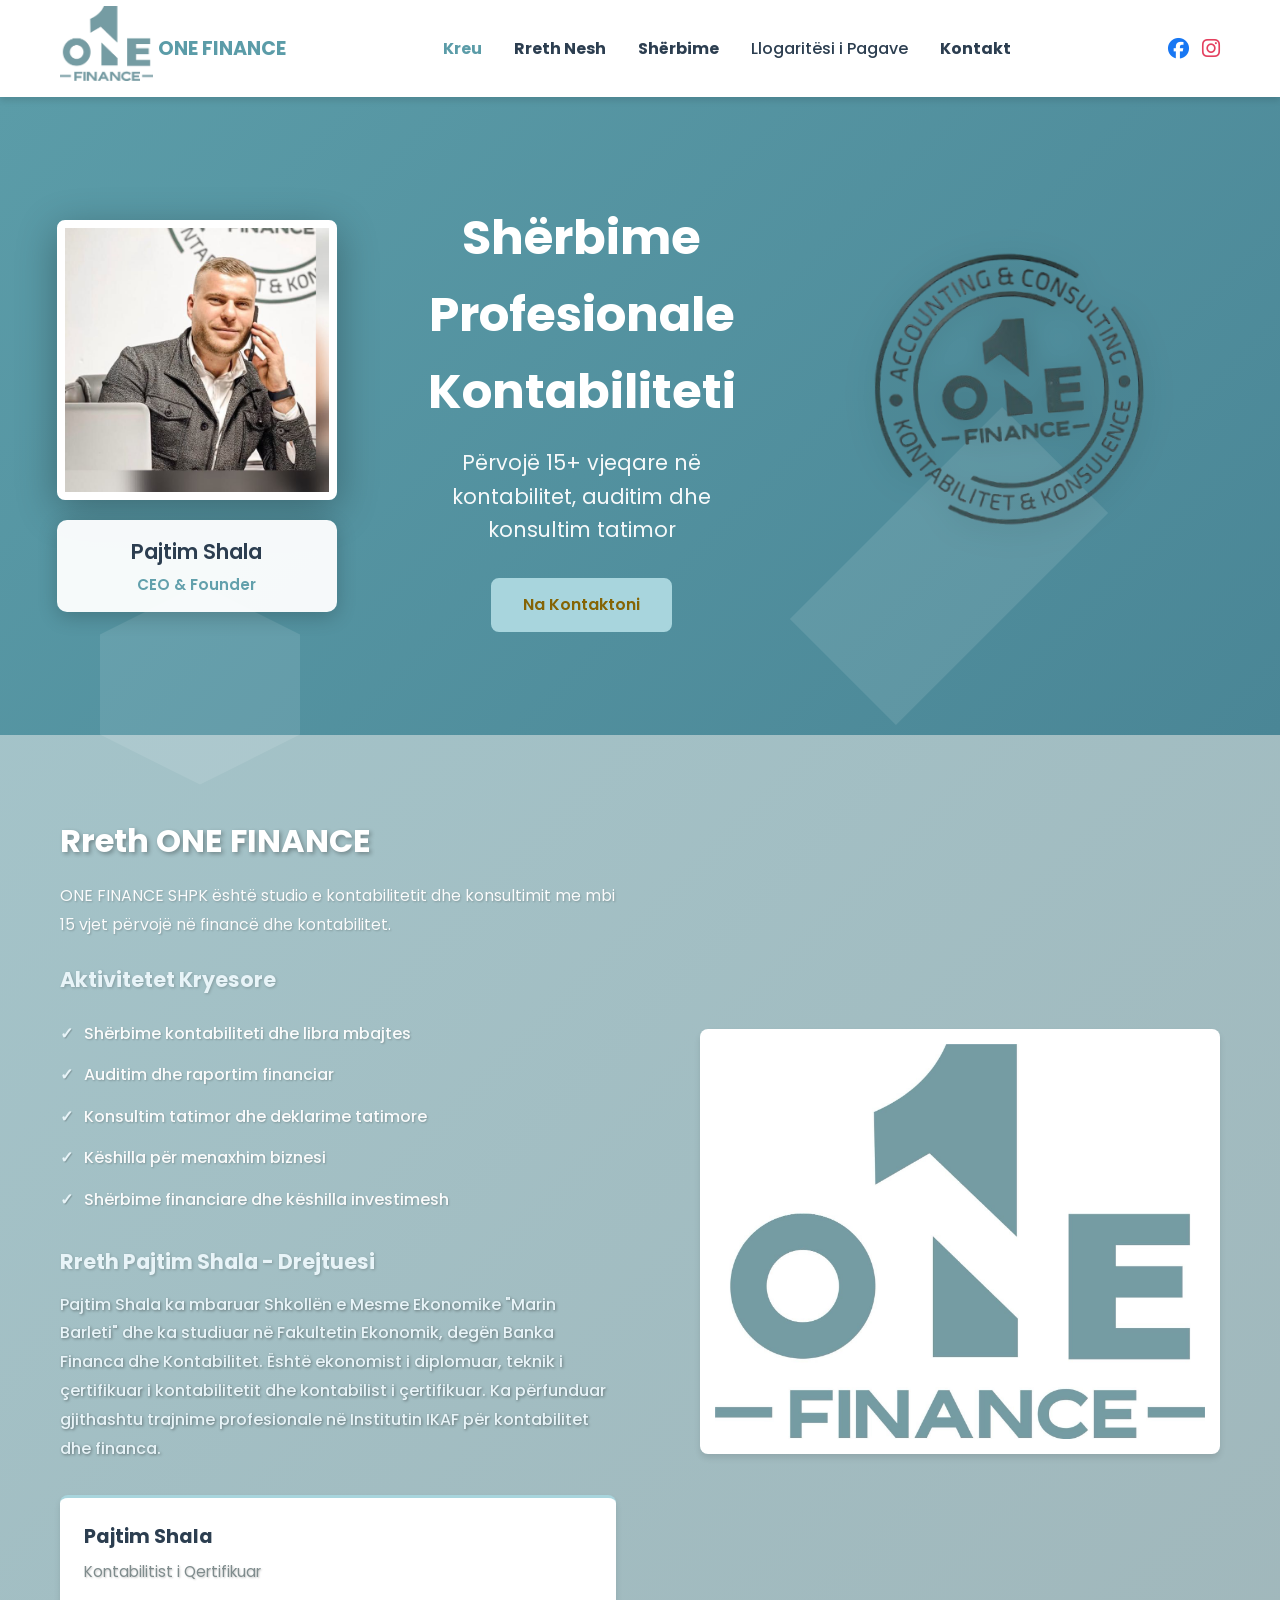
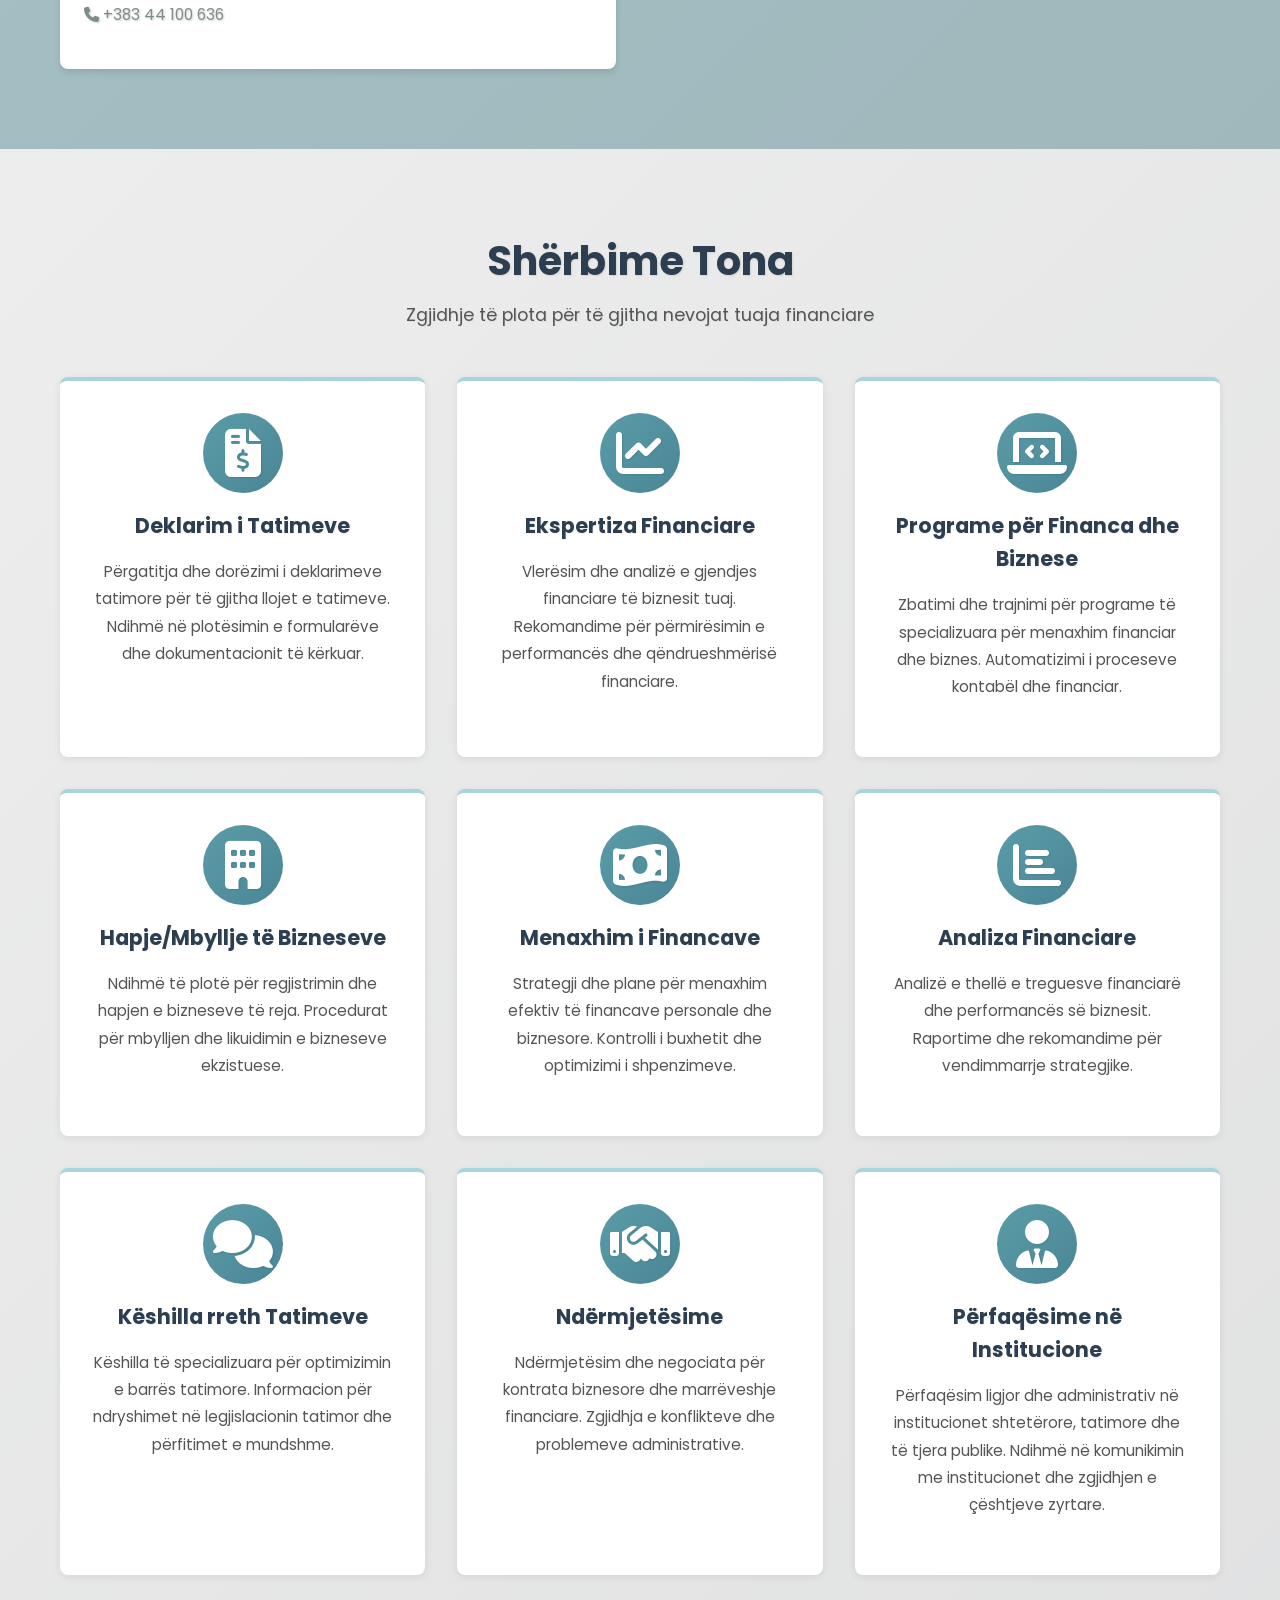
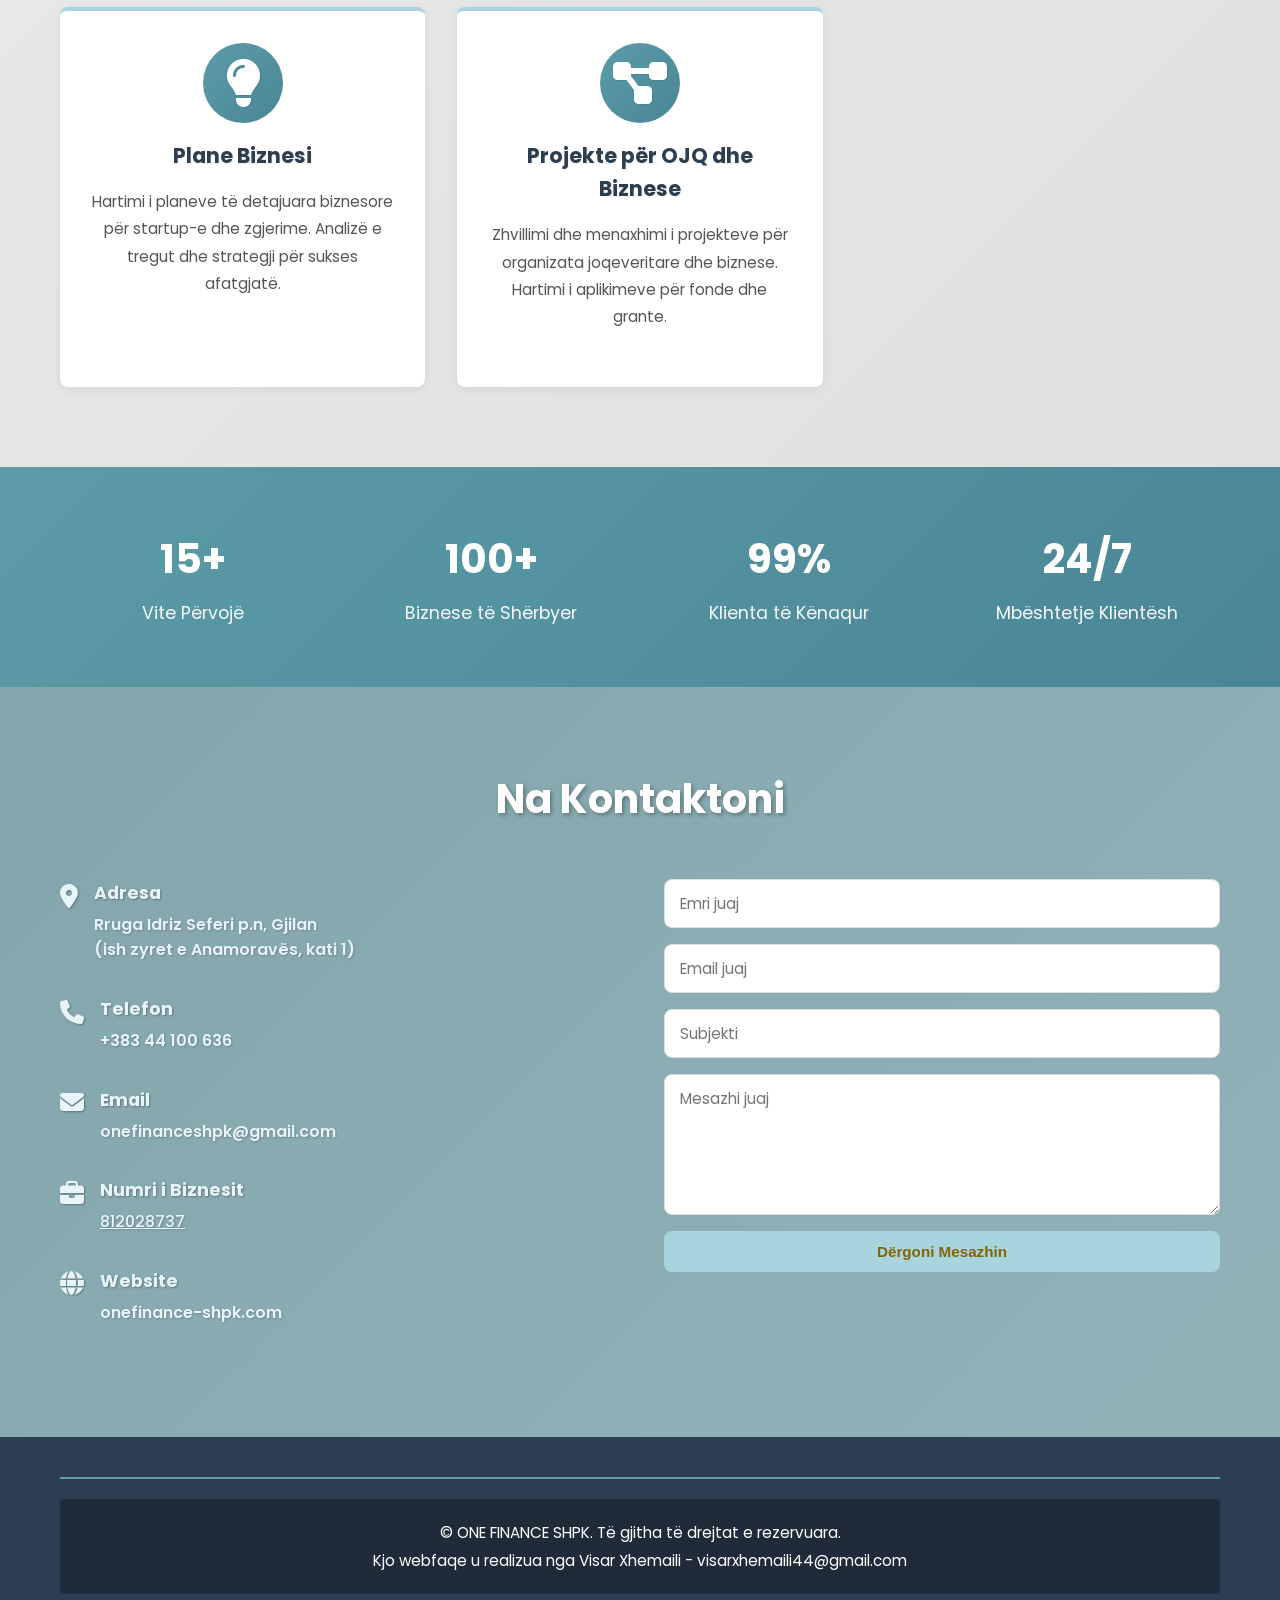
<file: index.html>
<!DOCTYPE html>
<html lang="sq">
<head>
    <meta charset="UTF-8">
    <meta name="viewport" content="width=device-width, initial-scale=1.0">
    <title>ONE FINANCE - Shërbime Kontabiliteti dhe Konsultimi Tatimor</title>
    <link rel="stylesheet" href="styles.css?v=20260406-18">
    <link href="https://cdnjs.cloudflare.com/ajax/libs/font-awesome/6.4.0/css/all.min.css" rel="stylesheet">
    <link href="https://fonts.googleapis.com/css2?family=Poppins:wght@300;400;600;700&alpha=1.0&display=swap" rel="stylesheet">
</head>
<body>
    <!-- Navigation -->
    <nav class="navbar">
        <div class="container">
            <div class="nav-content">
                <a href="#home" class="logo">
                    <img src="logo.png" alt="ONE FINANCE Logo" class="logo-img">
                    <span class="logo-text">ONE FINANCE</span>
                </a>
                <ul class="nav-menu">
                    <li><a href="#home">Kreu</a></li>
                    <li><a href="#about">Rreth Nesh</a></li>
                    <li><a href="#services">Shërbime</a></li>
                    <li><a href="calculator.html?v=20260406-11">Llogaritësi i Pagave</a></li>
                    <li><a href="#contact">Kontakt</a></li>
                </ul>
                <div class="nav-social">
                    <a href="https://www.facebook.com/profile.php?id=61576361804808" title="Facebook" target="_blank"><i class="fab fa-facebook"></i></a>
                    <a href="https://www.instagram.com/one_finance_accountings_office/" title="Instagram" target="_blank"><i class="fab fa-instagram"></i></a>
                </div>
                <div class="hamburger">
                    <span></span>
                    <span></span>
                    <span></span>
                </div>
            </div>
        </div>
    </nav>


    <!-- Hero Section -->
    <section id="home" class="hero">
        <div class="hero-shapes">
            <div class="shape shape2"></div>
            <div class="shape shape3"></div>
        </div>
        <div class="owner-photo-container">
            <img src="owner.jpg" alt="Pajtim Shala - CEO & Founder" class="owner-photo">
            <div class="owner-info">
                <h3>Pajtim Shala</h3>
                <p>CEO & Founder</p>
            </div>
        </div>
        <div class="hero-content">
            <h1>Shërbime Profesionale Kontabiliteti</h1>
            <p>Përvojë 15+ vjeqare në kontabilitet, auditim dhe konsultim tatimor</p>
            <a href="#contact" class="cta-button">Na Kontaktoni</a>
        </div>
        <div class="hero-logo">
            <img src="stamp.png" alt="ONE FINANCE Stamp Logo" class="stamp-logo">
        </div>
    </section>

    <!-- About Section -->
    <section id="about" class="about">
        <div class="container">
            <div class="about-content">
                <div class="about-text">
                    <h2>Rreth ONE FINANCE</h2>
                    <p>ONE FINANCE SHPK është studio e kontabilitetit dhe konsultimit me mbi 15 vjet përvojë në financë dhe kontabilitet.</p>
                    
                    <h3>Aktivitetet Kryesore</h3>
                    <ul class="services-list">
                        <li>Shërbime kontabiliteti dhe libra mbajtes</li>
                        <li>Auditim dhe raportim financiar</li>
                        <li>Konsultim tatimor dhe deklarime tatimore</li>
                        <li>Këshilla për menaxhim biznesi</li>
                        <li>Shërbime financiare dhe këshilla investimesh</li>
                    </ul>

                    <h3>Rreth Pajtim Shala - Drejtuesi</h3>
                    <p class="bio-text">Pajtim Shala ka mbaruar Shkollën e Mesme Ekonomike "Marin Barleti" dhe ka studiuar në Fakultetin Ekonomik, degën Banka Financa dhe Kontabilitet. Është ekonomist i diplomuar, teknik i çertifikuar i kontabilitetit dhe kontabilist i çertifikuar. Ka përfunduar gjithashtu trajnime profesionale në Institutin IKAF për kontabilitet dhe financa.</p>
                    
                    <div class="team-member">
                        <div class="member-info">
                            <h4>Pajtim Shala</h4>
                            <p>Kontabilitist i Qertifikuar</p>
                            <p class="member-phone"><i class="fas fa-phone"></i> +383 44 100 636</p>
                        </div>
                    </div>
                </div>
                <div class="about-image about-logo-wrapper">
                    <img src="logo.png" alt="ONE FINANCE Logo" class="about-img about-logo-large">
                </div>
            </div>
        </div>
    </section>

    <!-- Services Section -->
    <section id="services" class="services">
        <div class="container">
            <h2>Shërbime Tona</h2>
            <p class="section-subtitle">Zgjidhje të plota për të gjitha nevojat tuaja financiare</p>
            
            <div class="services-grid">
                <!-- U larguan: Shërbime Kontabiliteti, Deklarimet Online, Shërbime Financiare, Konsultim Tatimor, Përfaqësim administrativ, Certifikime ISO -->
                <div class="service-card">
                    <div class="service-icon">
                        <i class="fas fa-file-invoice-dollar"></i>
                    </div>
                    <h3>Deklarim i Tatimeve</h3>
                    <p>Përgatitja dhe dorëzimi i deklarimeve tatimore për të gjitha llojet e tatimeve. Ndihmë në plotësimin e formularëve dhe dokumentacionit të kërkuar.</p>
                </div>

                <div class="service-card">
                    <div class="service-icon">
                        <i class="fas fa-chart-line"></i>
                    </div>
                    <h3>Ekspertiza Financiare</h3>
                    <p>Vlerësim dhe analizë e gjendjes financiare të biznesit tuaj. Rekomandime për përmirësimin e performancës dhe qëndrueshmërisë financiare.</p>
                </div>

                <div class="service-card">
                    <div class="service-icon">
                        <i class="fas fa-laptop-code"></i>
                    </div>
                    <h3>Programe për Financa dhe Biznese</h3>
                    <p>Zbatimi dhe trajnimi për programe të specializuara për menaxhim financiar dhe biznes. Automatizimi i proceseve kontabël dhe financiar.</p>
                </div>

                <div class="service-card">
                    <div class="service-icon">
                        <i class="fas fa-building"></i>
                    </div>
                    <h3>Hapje/Mbyllje të Bizneseve</h3>
                    <p>Ndihmë të plotë për regjistrimin dhe hapjen e bizneseve të reja. Procedurat për mbylljen dhe likuidimin e bizneseve ekzistuese.</p>
                </div>

                <div class="service-card">
                    <div class="service-icon">
                        <i class="fas fa-money-bill-wave"></i>
                    </div>
                    <h3>Menaxhim i Financave</h3>
                    <p>Strategji dhe plane për menaxhim efektiv të financave personale dhe biznesore. Kontrolli i buxhetit dhe optimizimi i shpenzimeve.</p>
                </div>

                <div class="service-card">
                    <div class="service-icon">
                        <i class="fas fa-chart-bar"></i>
                    </div>
                    <h3>Analiza Financiare</h3>
                    <p>Analizë e thellë e treguesve financiarë dhe performancës së biznesit. Raportime dhe rekomandime për vendimmarrje strategjike.</p>
                </div>

                <div class="service-card">
                    <div class="service-icon">
                        <i class="fas fa-comments"></i>
                    </div>
                    <h3>Këshilla rreth Tatimeve</h3>
                    <p>Këshilla të specializuara për optimizimin e barrës tatimore. Informacion për ndryshimet në legjislacionin tatimor dhe përfitimet e mundshme.</p>
                </div>

                <div class="service-card">
                    <div class="service-icon">
                        <i class="fas fa-handshake"></i>
                    </div>
                    <h3>Ndërmjetësime</h3>
                    <p>Ndërmjetësim dhe negociata për kontrata biznesore dhe marrëveshje financiare. Zgjidhja e konflikteve dhe problemeve administrative.</p>
                </div>

                <div class="service-card">
                    <div class="service-icon">
                        <i class="fas fa-user-tie"></i>
                    </div>
                    <h3>Përfaqësime në Institucione</h3>
                    <p>Përfaqësim ligjor dhe administrativ në institucionet shtetërore, tatimore dhe të tjera publike. Ndihmë në komunikimin me institucionet dhe zgjidhjen e çështjeve zyrtare.</p>
                </div>

                <div class="service-card">
                    <div class="service-icon">
                        <i class="fas fa-lightbulb"></i>
                    </div>
                    <h3>Plane Biznesi</h3>
                    <p>Hartimi i planeve të detajuara biznesore për startup-e dhe zgjerime. Analizë e tregut dhe strategji për sukses afatgjatë.</p>
                </div>

                <div class="service-card">
                    <div class="service-icon">
                        <i class="fas fa-project-diagram"></i>
                    </div>
                    <h3>Projekte për OJQ dhe Biznese</h3>
                    <p>Zhvillimi dhe menaxhimi i projekteve për organizata joqeveritare dhe biznese. Hartimi i aplikimeve për fonde dhe grante.</p>
                </div>
            </div>
        </div>
    </section>

    <!-- Statistics Section -->
    <section class="stats">
        <div class="container">
            <div class="stats-grid">
                <div class="stat-item">
                    <h3>15+</h3>
                    <p>Vite Përvojë</p>
                </div>
                <div class="stat-item">
                    <h3>100+</h3>
                    <p>Biznese të Shërbyer</p>
                </div>
                <div class="stat-item">
                    <h3>99%</h3>
                    <p>Klienta të Kënaqur</p>
                </div>
                <div class="stat-item">
                    <h3>24/7</h3>
                    <p>Mbështetje Klientësh</p>
                </div>
            </div>
        </div>
    </section>

    <!-- Contact Section -->
    <section id="contact" class="contact">
        <div class="container">
            <h2>Na Kontaktoni</h2>
            <div class="contact-content">
                <div class="contact-info">
                    <div class="contact-item">
                        <i class="fas fa-map-marker-alt"></i>
                        <div>
                            <h4>Adresa</h4>
                            <p><a href="https://maps.google.com/?q=42.46195,21.46856" target="_blank">Rruga Idriz Seferi p.n, Gjilan<br>(ish zyret e Anamoravës, kati 1)</a></p>
                        </div>
                    </div>

                    <div class="contact-item">
                        <i class="fas fa-phone"></i>
                        <div>
                            <h4>Telefon</h4>
                            <p><a href="tel:+383441006636">+383 44 100 636</a></p>
                        </div>
                    </div>

                    <div class="contact-item">
                        <i class="fas fa-envelope"></i>
                        <div>
                            <h4>Email</h4>
                            <p><a href="mailto:onefinanceshpk@gmail.com">onefinanceshpk@gmail.com</a></p>
                        </div>
                    </div>

                    <div class="contact-item">
                        <i class="fas fa-briefcase"></i>
                        <div>
                            <h4>Numri i Biznesit</h4>
                            <p style="cursor: pointer;" onclick="openCertificateModal()">
                                <span style="text-decoration: underline;">812028737</span>
                            </p>
                        </div>
                    </div>

                    <div class="contact-item">
                        <i class="fas fa-globe"></i>
                        <div>
                            <h4>Website</h4>
                            <p><a href="https://onefinance-shpk.com" target="_blank">onefinance-shpk.com</a></p>
                        </div>
                    </div>
                </div>

                <form class="contact-form" action="https://formspree.io/f/xreoyyge" method="POST">
                    <input type="text" name="emri" placeholder="Emri juaj" required>
                    <input type="email" name="email" placeholder="Email juaj" required>
                    <input type="text" name="subjekti" placeholder="Subjekti">
                    <textarea name="mesazhi" placeholder="Mesazhi juaj" rows="5" required></textarea>
                    <button type="submit" class="submit-btn">Dërgoni Mesazhin</button>
                </form>
            </div>
        </div>
    </section>

    <!-- Footer -->
    <footer class="footer">
        <div class="container">
            <div class="footer-bottom">
                <p>&copy; ONE FINANCE SHPK. Të gjitha të drejtat e rezervuara.<br>
                Kjo webfaqe u realizua nga Visar Xhemaili - <a href="mailto:visarxhemaili44@gmail.com" style="color: inherit; text-decoration: none;">visarxhemaili44@gmail.com</a></p>
            </div>
        </div>
    </footer>

    <script src="script.js"></script>

    <!-- Certificate Modal -->
    <div id="certificateModal" class="modal">
        <span class="modal-close" onclick="closeCertificateModal()">&times;</span>
        <img class="modal-content" id="certificateImage" src="certificate.jpg" alt="Sertifikata e Biznesit">
    </div>

    <script>
        function openCertificateModal() {
            const modal = document.getElementById('certificateModal');
            modal.style.display = 'flex';
        }

        function closeCertificateModal() {
            const modal = document.getElementById('certificateModal');
            modal.style.display = 'none';
        }

        // Close modal when clicking outside the image
        window.onclick = function(event) {
            const modal = document.getElementById('certificateModal');
            if (event.target == modal) {
                modal.style.display = 'none';
            }
        }
    </script>
</body>
</html>
</file>
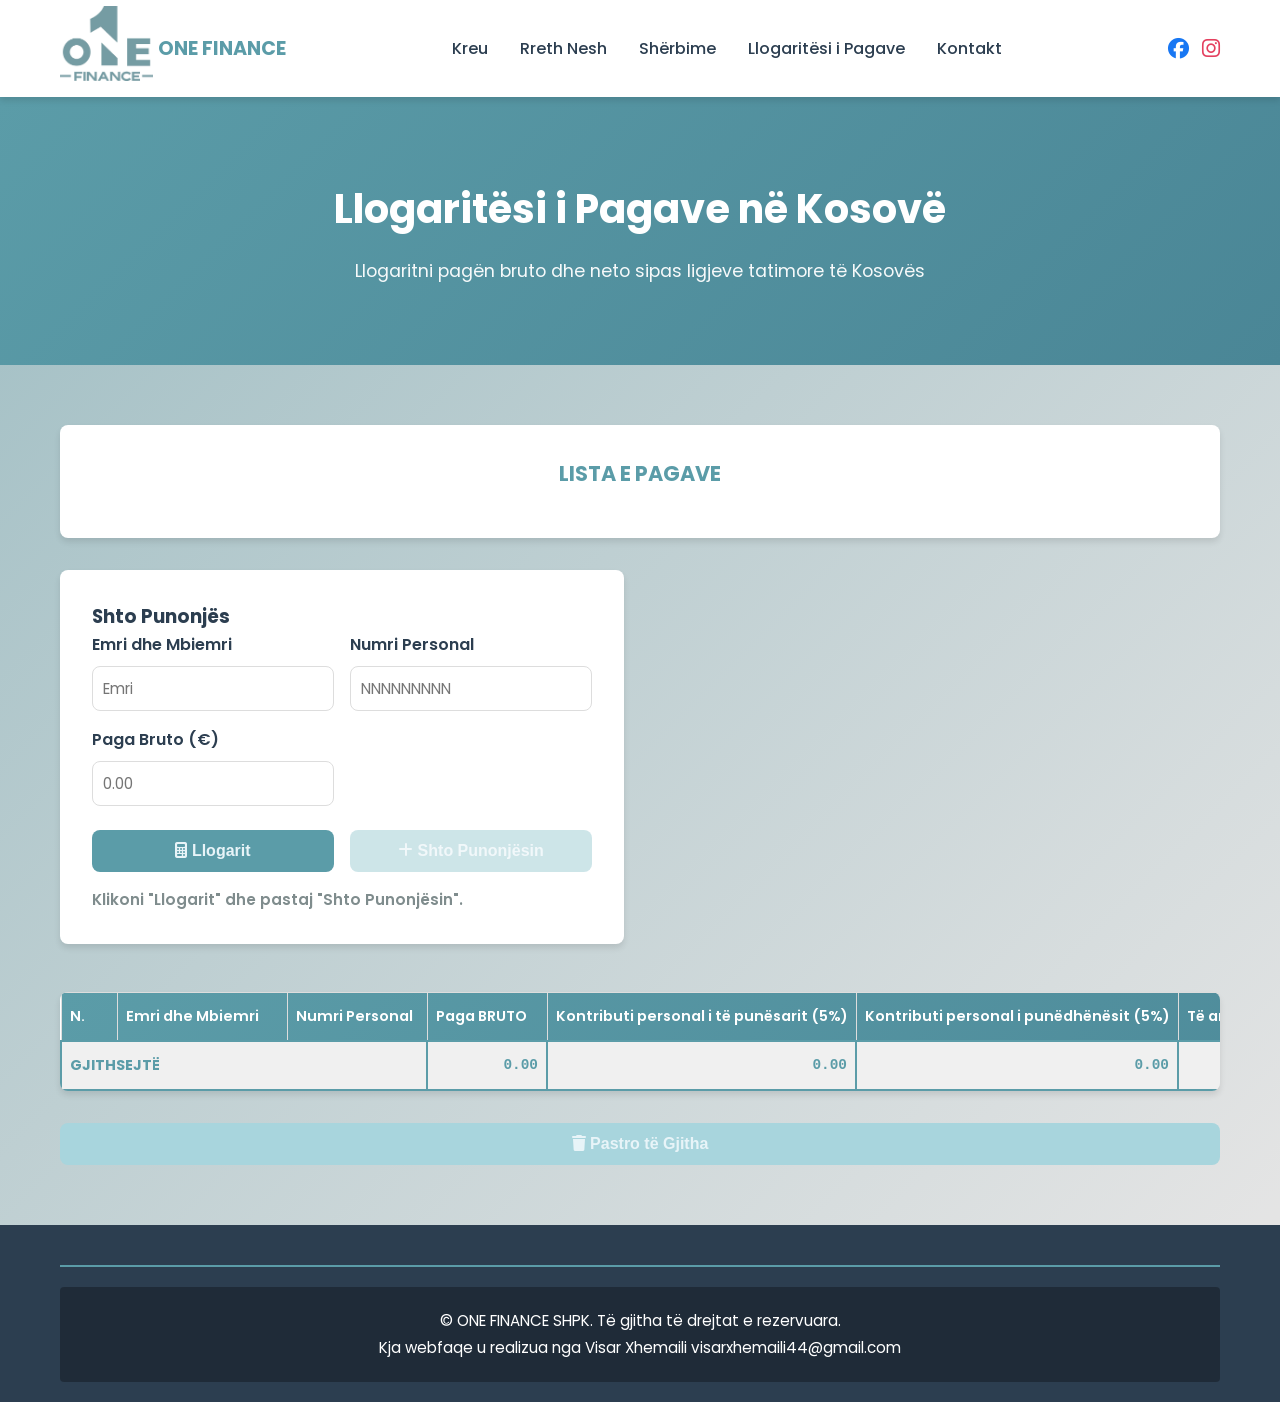
<file: calculator.html>
<!DOCTYPE html>
<html lang="sq">
<head>
    <meta charset="UTF-8">
    <meta name="viewport" content="width=device-width, initial-scale=1.0">
    <meta http-equiv="Cache-Control" content="no-cache, no-store, must-revalidate">
    <meta http-equiv="Pragma" content="no-cache">
    <meta http-equiv="Expires" content="0">
    <title>Llogaritësi i Pagave - ONE FINANCE</title>
    <link rel="stylesheet" href="styles.css?v=20260406-11">
    <link href="https://cdnjs.cloudflare.com/ajax/libs/font-awesome/6.4.0/css/all.min.css" rel="stylesheet">
    <link href="https://fonts.googleapis.com/css2?family=Poppins:wght@300;400;600;700&display=swap" rel="stylesheet">
</head>
<body>
    <!-- Navigation -->
    <nav class="navbar">
        <div class="container">
            <div class="nav-content">
                <a href="index.html" class="logo">
                    <img src="logo.png" alt="ONE FINANCE Logo" class="logo-img">
                    <span class="logo-text">ONE FINANCE</span>
                </a>
                <ul class="nav-menu">
                    <li><a href="index.html#home">Kreu</a></li>
                    <li><a href="index.html#about">Rreth Nesh</a></li>
                    <li><a href="index.html#services">Shërbime</a></li>
                    <li><a href="calculator.html?v=20260406-11">Llogaritësi i Pagave</a></li>
                    <!-- <li><a href="jobs.html">Vende Pune</a></li> -->
                    <!-- <li><a href="blog.html">Blog</a></li> -->
                    <li><a href="index.html#contact">Kontakt</a></li>
                </ul>
                <div class="nav-social">
                    <a href="https://www.facebook.com/profile.php?id=61576361804808" title="Facebook" target="_blank"><i class="fab fa-facebook"></i></a>
                    <a href="https://www.instagram.com/one_finance_accountings_office/" title="Instagram" target="_blank"><i class="fab fa-instagram"></i></a>
                </div>
                <div class="hamburger">
                    <span></span>
                    <span></span>
                    <span></span>
                </div>
            </div>
        </div>
    </nav>

    <!-- Page Header -->
    <section class="page-header">
        <div class="header-content">
            <h1>Llogaritësi i Pagave në Kosovë</h1>
            <p>Llogaritni pagën bruto dhe neto sipas ligjeve tatimore të Kosovës</p>
        </div>
    </section>

    <!-- Calculator Section -->
    <section class="calculator-section">
        <div class="container">
            <div class="atk-header">
                <h2>LISTA E PAGAVE</h2>
            </div>

            <div class="calculator-wrapper">
                <div class="calculator-form">
                    <h3>Shto Punonjës</h3>
                    
                    <div class="form-row">
                        <div class="form-group">
                            <label for="employeeName">Emri dhe Mbiemri</label>
                            <input type="text" id="employeeName" placeholder="Emri">
                        </div>
                        <div class="form-group">
                            <label for="personalId">Numri Personal</label>
                            <input type="text" id="personalId" placeholder="NNNNNNNNN">
                        </div>
                    </div>

                    <div class="form-row">
                        <div class="form-group">
                            <label for="grossSalary">Paga Bruto (€)</label>
                            <input type="text" id="grossSalary" placeholder="0.00" inputmode="decimal" autocomplete="off">
                        </div>
                    </div>

                    <div class="calculator-button-row">
                        <button class="calc-button calculate-btn" id="calculateButton" type="button">
                            <i class="fas fa-calculator"></i> Llogarit
                        </button>
                        <button class="calc-button" id="addEmployeeButton" type="button" disabled>
                            <i class="fas fa-plus"></i> Shto Punonjësin
                        </button>
                    </div>

                    <p class="calculator-status" id="calculatorStatus">Klikoni "Llogarit" dhe pastaj "Shto Punonjësin".</p>
                </div>
            </div>

            <div class="atk-table-container">
                <table class="atk-table">
                    <thead>
                        <tr>
                            <th>N.</th>
                            <th>Emri dhe Mbiemri</th>
                            <th>Numri Personal</th>
                            <th>Paga BRUTO</th>
                            <th>Kontributi personal i të punësarit (5%)</th>
                            <th>Kontributi personal i punëdhënësit (5%)</th>
                            <th>Të ardhurat e tatuesimit</th>
                            <th>Tatimi i majur në burim</th>
                            <th>Paga NETO</th>
                            <th>Veprim</th>
                        </tr>
                    </thead>
                    <tbody id="employeeTableBody">
                        <!-- Employees will be added here -->
                    </tbody>
                    <tfoot>
                        <tr class="total-row">
                            <td colspan="3"><strong>GJITHSEJTË</strong></td>
                            <td class="amount"><strong id="totalGross">0.00</strong></td>
                            <td class="amount"><strong id="totalPersonal">0.00</strong></td>
                            <td class="amount"><strong id="totalEmployer">0.00</strong></td>
                            <td class="amount"><strong id="totalTaxable">0.00</strong></td>
                            <td class="amount"><strong id="totalTax">0.00</strong></td>
                            <td class="amount"><strong id="totalNet">0.00</strong></td>
                            <td></td>
                        </tr>
                    </tfoot>
                </table>
            </div>

            <div class="mobile-employee-list" id="mobileEmployeeList"></div>

            <div class="mobile-totals-card">
                <h3>Gjithsejtë</h3>
                <div class="mobile-total-item">
                    <span>Paga BRUTO</span>
                    <strong id="mobileTotalGross">0.00</strong>
                </div>
                <div class="mobile-total-item">
                    <span>Kontributi personal</span>
                    <strong id="mobileTotalPersonal">0.00</strong>
                </div>
                <div class="mobile-total-item">
                    <span>Kontributi punëdhënësit</span>
                    <strong id="mobileTotalEmployer">0.00</strong>
                </div>
                <div class="mobile-total-item">
                    <span>Të ardhurat e tatuesimit</span>
                    <strong id="mobileTotalTaxable">0.00</strong>
                </div>
                <div class="mobile-total-item">
                    <span>Tatimi në burim</span>
                    <strong id="mobileTotalTax">0.00</strong>
                </div>
                <div class="mobile-total-item">
                    <span>Paga NETO</span>
                    <strong id="mobileTotalNet">0.00</strong>
                </div>
            </div>

            <div class="calculator-actions">
                <button onclick="clearAll()" class="calc-button delete-btn">
                    <i class="fas fa-trash"></i> Pastro të Gjitha
                </button>
            </div>
        </div>
    </section>

    <!-- Footer -->
    <footer class="footer">
        <div class="container">
            <div class="footer-bottom">
                <p>&copy; ONE FINANCE SHPK. Të gjitha të drejtat e rezervuara.<br>
                Kja webfaqe u realizua nga Visar Xhemaili <a href="mailto:visarxhemaili44@gmail.com" style="color: inherit; text-decoration: none;">visarxhemaili44@gmail.com</a></p>
            </div>
        </div>
    </footer>

    <script src="script.js?v=20260406-11"></script>
    <script src="calculator.js?v=20260406-11"></script>
</body>
</html>
</file>
<file: styles.css>
/* Social Media Icon Colors in Footer */
.footer .social-links a[title="Facebook"] i {
    color: #1877F3;
    transition: color 0.3s;
}
.footer .social-links a[title="Facebook"]:hover i {
    color: #145db2;
}
.footer .social-links a[title="Instagram"] i {
    color: #E4405F;
    transition: color 0.3s;
}
.footer .social-links a[title="Instagram"]:hover i {
    color: #b92d4b;
}
.about-logo-large {
    max-width: 520px !important;
    width: 100%;
    height: auto;
    box-shadow: 0 8px 30px rgba(0,0,0,0.15);
    background: #fff;
    border-radius: 16px;
    padding: 15px;
    display: block;
    margin-left: auto;
    margin-right: 0;
}

.about-logo-wrapper {
    display: flex;
    align-items: center;
    justify-content: flex-end;
}

/* Global Styles */
:root {
    --primary-color: #5b9ca8;
    --secondary-color: #4a8696;
    --accent-color: #ff6b6b;
    --gold-color: #a8d5dd;
    --gold-dark: #7db9c4;
    --text-dark: #2c3e50;
    --text-light: #7f8c8d;
    --bg-light: #f8f9fa;
    --bg-white: #ffffff;
    --border-radius: 8px;
    --shadow: 0 4px 6px rgba(0, 0, 0, 0.1);
    --transition: all 0.3s ease;
}

* {
    margin: 0;
    padding: 0;
    box-sizing: border-box;
}

html {
    scroll-behavior: smooth;
    scroll-padding-top: 80px;
}

body {
    font-family: 'Poppins', sans-serif;
    color: var(--text-dark);
    line-height: 1.6;
    background-color: var(--bg-white);
}

.container {
    max-width: 1200px;
    margin: 0 auto;
    padding: 0 20px;
}

/* Navigation */

.navbar {
    background-color: var(--bg-white);
    box-shadow: var(--shadow);
    position: sticky;
    top: 0;
    z-index: 1000;
    padding: 1rem 0;
}

.nav-content {
    display: flex;
    justify-content: space-between;
    align-items: center;
    gap: 1rem;
    position: relative;
}

.logo {
    display: flex;
    align-items: center;
    gap: 10px;
    font-weight: 700;
    color: var(--primary-color);
    font-size: 1.2rem;
    text-decoration: none;
    min-width: 0;
}

.logo-img {
    height: 75px;
    width: auto;
    max-width: 100%;
    object-fit: contain;
    margin-top: -10px;
    margin-right: -5px;
    flex-shrink: 0;
}

.logo-text {
    line-height: 1.1;
}

.nav-menu {
    display: flex;
    flex-direction: row;
    list-style: none;
    gap: 2rem;
    align-items: center;
}

.nav-menu a {
    text-decoration: none;
    color: var(--text-dark);
    font-weight: 500;
    transition: var(--transition);
}

.nav-menu a:hover {
    color: var(--primary-color);
}

.nav-social {
    display: flex;
    gap: 0.8rem;
    align-items: center;
    font-size: 1.3rem;
}

.nav-social a {
    transition: var(--transition);
}

.nav-social a[title="Facebook"] {
    color: #1877F3;
}

.nav-social a[title="Facebook"]:hover {
    color: #145db5;
}

.nav-social a[title="Instagram"] {
    color: #E4405F;
}

.nav-social a[title="Instagram"]:hover {
    color: #c13584;
}

.hamburger {
    display: none;
    flex-direction: column;
    cursor: pointer;
    gap: 5px;
}

.hamburger span {
    width: 25px;
    height: 3px;
    background-color: var(--primary-color);
    border-radius: 2px;
    transition: var(--transition);
}

/* Hero Section */
.hero {
    background: linear-gradient(135deg, var(--primary-color) 0%, var(--secondary-color) 100%);
    color: white;
    padding: 80px 20px;
    text-align: center;
    position: relative;
    overflow: visible;
    min-height: auto;
    display: grid;
    grid-template-columns: 1fr 1fr 1fr;
    grid-template-rows: auto;
    gap: 2rem;
    align-items: center;
    justify-items: center;
}

.hero-content {
    position: relative;
    z-index: 2;
    max-width: 560px;
    grid-column: 2;
}

.hero-logo {
    position: relative;
    transform: none;
    z-index: 3;
    grid-column: 3;
}

.stamp-logo {
    width: 470px;
    height: 470px;
    object-fit: contain;
    transform: rotate(-2deg);
    transform-origin: center center;
    filter: drop-shadow(0 5px 15px rgba(0, 0, 0, 0.2));
}

.owner-photo-container {
    position: relative;
    grid-column: 1;
    max-width: 280px;
}

.hero h1 {
    font-size: 3rem;
    margin-bottom: 1rem;
    font-weight: 700;
}

.hero p {
    font-size: 1.3rem;
    margin-bottom: 2rem;
    opacity: 0.95;
}

.cta-button {
    display: inline-block;
    background-color: var(--gold-color);
    color: #856404;
    padding: 12px 30px;
    border-radius: var(--border-radius);
    text-decoration: none;
    font-weight: 600;
    transition: var(--transition);
    border: 2px solid var(--gold-color);
}

.cta-button:hover {
    background-color: var(--gold-dark);
    color: white;
    border: 2px solid var(--gold-dark);
}

.hero-shapes {
    position: absolute;
    top: 0;
    left: 0;
    right: 0;
    bottom: 0;
    z-index: 1;
}

.shape {
    position: absolute;
    opacity: 0.1;
}

.shape1 {
    width: 300px;
    height: 300px;
    background-color: white;
    border-radius: 50%;
    top: -50px;
    right: 50px;
}

.shape2 {
    width: 200px;
    height: 200px;
    background-color: white;
    bottom: -50px;
    left: 100px;
    clip-path: polygon(50% 0%, 100% 25%, 100% 75%, 50% 100%, 0% 75%, 0% 25%);
}

.shape3 {
    width: 150px;
    height: 300px;
    background-color: white;
    top: 50%;
    right: 20%;
    transform: rotate(45deg);
}

/* Owner Photo Container */
.owner-photo-container {
    position: relative;
    left: auto;
    top: auto;
    transform: none;
    z-index: 3;
    text-align: center;
    max-width: 280px;
}

.owner-photo {
    width: 280px;
    height: 280px;
    border-radius: 8px;
    object-fit: cover;
    border: 8px solid white;
    box-shadow: 0 10px 40px rgba(0, 0, 0, 0.3);
    display: block;
    margin: 0 auto 20px;
}

.owner-info {
    background: rgba(255, 255, 255, 0.95);
    padding: 15px 20px;
    border-radius: 10px;
    box-shadow: 0 5px 20px rgba(0, 0, 0, 0.2);
}

.owner-info h3 {
    color: #2c3e50;
    font-size: 1.3rem;
    margin-bottom: 5px;
    font-weight: 600;
}

.owner-info p {
    color: #5b9ca8;
    font-size: 0.95rem;
    font-weight: 600;
    margin: 0;
}

/* About Section */
.about {
    padding: 80px 20px;
    background: linear-gradient(rgba(0, 0, 0, 0.4), rgba(0, 0, 0, 0.4)), url('https://images.unsplash.com/photo-1552664730-d307ca884978?w=1200&h=600&fit=crop') center/cover no-repeat;
    position: relative;
}

.about::before {
    content: '';
    position: absolute;
    top: 0;
    left: 0;
    right: 0;
    bottom: 0;
    background: linear-gradient(135deg, rgba(168, 213, 221, 0.7) 0%, rgba(168, 213, 221, 0.5) 100%);
    pointer-events: none;
}

.about-content {
    display: grid;
    grid-template-columns: 1fr 1fr;
    gap: 3rem;
    align-items: center;
    position: relative;
    z-index: 2;
}

.about-text h2 {
    font-size: 2rem;
    margin-bottom: 1rem;
    color: white;
    position: relative;
    z-index: 2;
    text-shadow: 2px 2px 4px rgba(0, 0, 0, 0.3);
}

.about-text h3 {
    font-size: 1.3rem;
    margin-top: 1.5rem;
    margin-bottom: 0.8rem;
    color: #e8f4f8;
    position: relative;
    z-index: 2;
    text-shadow: 1px 1px 3px rgba(0, 0, 0, 0.2);
}

.about-text p {
    color: rgba(255, 255, 255, 0.95);
    margin-bottom: 1rem;
    line-height: 1.8;
    position: relative;
    z-index: 2;
    text-shadow: 1px 1px 2px rgba(0, 0, 0, 0.2);
}

.about-text .bio-text {
    color: #e8f4f8 !important;
    font-weight: 500 !important;
    text-shadow: 1px 1px 3px rgba(0, 0, 0, 0.4) !important;
}

.services-list {
    list-style: none;
    margin: 1rem 0;
}

.services-list li {
    padding: 0.5rem 0;
    padding-left: 1.5rem;
    position: relative;
    color: rgba(255, 255, 255, 0.95);
    text-shadow: 1px 1px 2px rgba(0, 0, 0, 0.2);
    font-weight: 500;
}

.services-list li:before {
    content: "✓";
    position: absolute;
    left: 0;
    color: #e8f4f8;
    font-weight: bold;
    text-shadow: 1px 1px 1px rgba(0, 0, 0, 0.2);
}

.team-member {
    margin-top: 2rem;
    padding: 1.5rem;
    background-color: white;
    border-radius: var(--border-radius);
    box-shadow: var(--shadow);
    border-top: 3px solid var(--gold-color);
}

.member-info h4 {
    font-size: 1.2rem;
    color: var(--text-dark);
    margin-bottom: 0.3rem;
}

.member-info p {
    color: var(--text-light);
    font-size: 0.95rem;
}

.member-phone {
    margin-top: 0.5rem;
}

.member-phone a {
    color: var(--primary-color);
    text-decoration: none;
    font-weight: 600;
}

.about-img {
    width: 100%;
    border-radius: var(--border-radius);
    box-shadow: var(--shadow);
    position: relative;
    z-index: 2;
}

/* Services Section */
.services {
    padding: 80px 20px;
    background: linear-gradient(rgba(0, 0, 0, 0.35), rgba(0, 0, 0, 0.35)), url('https://images.unsplash.com/photo-1552664222-b2e2b0bb5b3f?w=1200&h=600&fit=crop') center/cover no-repeat;
    position: relative;
}

.services::before {
    content: '';
    position: absolute;
    top: 0;
    left: 0;
    right: 0;
    bottom: 0;
    background: linear-gradient(135deg, rgba(255, 255, 255, 0.8) 0%, rgba(248, 249, 250, 0.7) 100%);
    pointer-events: none;
}

.services h2 {
    text-align: center;
    font-size: 2.5rem;
    margin-bottom: 0.5rem;
    color: var(--text-dark);
    position: relative;
    z-index: 2;
    text-shadow: 1px 1px 2px rgba(0, 0, 0, 0.1);
}

.section-subtitle {
    text-align: center;
    color: #555;
    margin-bottom: 3rem;
    font-size: 1.1rem;
    position: relative;
    z-index: 2;
    text-shadow: 1px 1px 1px rgba(0, 0, 0, 0.05);
}

.services-grid {
    display: grid;
    grid-template-columns: repeat(auto-fit, minmax(300px, 1fr));
    gap: 2rem;
    position: relative;
    z-index: 2;
}

.service-card {
    background-color: white;
    border-radius: var(--border-radius);
    padding: 2rem;
    box-shadow: 0 2px 8px rgba(0, 0, 0, 0.08);
    transition: var(--transition);
    text-align: center;
    border-top: 4px solid var(--gold-color);
}

.service-card:hover {
    transform: translateY(-10px);
    box-shadow: 0 8px 20px rgba(0, 0, 0, 0.15);
    background-color: var(--gold-color);
}

.service-icon {
    font-size: 3rem;
    color: white;
    margin-bottom: 1rem;
    text-shadow: 1px 1px 2px rgba(0, 0, 0, 0.1);
    background: linear-gradient(135deg, var(--primary-color), var(--secondary-color));
    width: 80px;
    height: 80px;
    display: flex;
    align-items: center;
    justify-content: center;
    margin-left: auto;
    margin-right: auto;
    border-radius: 50%;
}

.service-card h3 {
    font-size: 1.3rem;
    margin-bottom: 1rem;
    color: var(--text-dark);
    font-weight: 700;
    text-shadow: 1px 1px 1px rgba(0, 0, 0, 0.05);
}

.service-card p {
    color: #555;
    margin-bottom: 1.5rem;
    line-height: 1.8;
    font-size: 0.95rem;
}

.read-more {
    color: var(--primary-color);
    text-decoration: none;
    font-weight: 600;
    transition: var(--transition);
}

.read-more:hover {
    color: var(--secondary-color);
}

/* Statistics Section */
.stats {
    background: linear-gradient(135deg, var(--primary-color) 0%, var(--secondary-color) 100%);
    color: white;
    padding: 60px 20px;
}

.stats-grid {
    display: grid;
    grid-template-columns: repeat(auto-fit, minmax(200px, 1fr));
    gap: 2rem;
    text-align: center;
}

.stat-item h3 {
    font-size: 2.5rem;
    margin-bottom: 0.5rem;
}

.stat-item p {
    font-size: 1.1rem;
    opacity: 0.95;
}

/* Contact Section */
.contact {
    padding: 80px 20px;
    background: linear-gradient(rgba(0, 0, 0, 0.3), rgba(0, 0, 0, 0.3)), url('https://images.unsplash.com/photo-1552664900-5fefbe7aa41d?w=1200&h=600&fit=crop') center/cover no-repeat;
    position: relative;
}

.contact::before {
    content: '';
    position: absolute;
    top: 0;
    left: 0;
    right: 0;
    bottom: 0;
    background: linear-gradient(135deg, rgba(91, 156, 168, 0.55) 0%, rgba(107, 179, 192, 0.45) 100%);
    pointer-events: none;
}

.contact h2 {
    text-align: center;
    font-size: 2.5rem;
    margin-bottom: 3rem;
    color: white;
    position: relative;
    z-index: 2;
    text-shadow: 2px 2px 4px rgba(0, 0, 0, 0.3);
}

.contact-content {
    display: grid;
    grid-template-columns: 1fr 1fr;
    gap: 3rem;
    position: relative;
    z-index: 2;
}

.contact-item {
    display: flex;
    gap: 1rem;
    margin-bottom: 2rem;
    align-items: flex-start;
    position: relative;
    z-index: 2;
    text-shadow: 1px 1px 2px rgba(0, 0, 0, 0.2);
}

.contact-item i {
    font-size: 1.5rem;
    color: #e8f4f8;
    margin-top: 0.3rem;
    text-shadow: 1px 1px 2px rgba(0, 0, 0, 0.3);
}

.contact-item h4 {
    font-size: 1.1rem;
    margin-bottom: 0.3rem;
    color: #e8f4f8;
    text-shadow: 1px 1px 2px rgba(0, 0, 0, 0.3);
    font-weight: 700;
}

.contact-item p {
    color: #e8f4f8;
    text-shadow: 1px 1px 2px rgba(0, 0, 0, 0.2);
    font-size: 1rem;
    font-weight: 500;
}

.contact-item a {
    color: #e8f4f8;
    text-decoration: none;
    font-weight: 600;
    text-shadow: 1px 1px 2px rgba(0, 0, 0, 0.2);
    transition: var(--transition);
}

.contact-item a:hover {
    color: #e8f4f8;
    text-decoration: underline;
}

.contact-form {
    display: flex;
    flex-direction: column;
    gap: 1rem;
    position: relative;
    z-index: 2;
}

.contact-form input,
.contact-form textarea {
    padding: 12px 15px;
    border: 1px solid #ddd;
    border-radius: var(--border-radius);
    font-family: 'Poppins', sans-serif;
    font-size: 0.95rem;
    transition: var(--transition);
}

.contact-form input:focus,
.contact-form textarea:focus {
    outline: none;
    border-color: var(--primary-color);
    box-shadow: 0 0 5px rgba(91, 156, 168, 0.3);
}

.submit-btn {
    background-color: var(--gold-color);
    color: #856404;
    padding: 12px 20px;
    border: none;
    border-radius: var(--border-radius);
    font-weight: 600;
    cursor: pointer;
    transition: var(--transition);
    font-size: 0.95rem;
}

.submit-btn:hover {
    background-color: var(--gold-dark);
    color: white;
}

/* Footer */
.footer {
    background-color: var(--text-dark);
    color: white;
    padding: 40px 20px 20px;
}

.footer-content {
    display: grid;
    grid-template-columns: repeat(auto-fit, minmax(250px, 1fr));
    gap: 2rem;
    margin-bottom: 2rem;
}

.footer-section h4 {
    margin-bottom: 1rem;
    font-size: 1.1rem;
}

.footer-section p {
    color: rgba(255, 255, 255, 0.7);
    line-height: 1.8;
}

.footer-section ul {
    list-style: none;
}

.footer-section ul li {
    margin-bottom: 0.8rem;
}

.footer-section a {
    color: rgba(255, 255, 255, 0.7);
    text-decoration: none;
    transition: var(--transition);
}

.footer-section a:hover {
    color: var(--primary-color);
}

.social-links {
    display: flex;
    gap: 1rem;
    font-size: 1.5rem;
}

.footer-bottom {
    text-align: center;
    padding-top: 20px;
    border-top: 2px solid #5b9ca8;
    color: rgba(255, 255, 255, 0.9);
}

.footer-bottom p {
    font-size: 0.95rem;
    color: rgba(255, 255, 255, 1) !important;
    margin: 0 !important;
    padding: 20px 10px !important;
    line-height: 1.8;
    word-wrap: break-word;
    width: 100%;
    max-width: 100%;
    overflow: visible !important;
    display: block !important;
    background-color: rgba(0, 0, 0, 0.3);
    border-radius: 4px;
}

.phone-number {
    color: white !important;
    -webkit-text-fill-color: white !important;
    -moz-text-fill-color: white !important;
    font-weight: 600;
    text-decoration: none !important;
}

.footer-social {
    justify-content: center;
    margin-bottom: 1.5rem;
}

/* Page Header */
.page-header {
    background: linear-gradient(135deg, var(--primary-color) 0%, var(--secondary-color) 100%);
    color: white;
    padding: 80px 20px;
    text-align: center;
}

.header-content h1 {
    font-size: 2.5rem;
    margin-bottom: 1rem;
}

.header-content p {
    font-size: 1.1rem;
    opacity: 0.95;
}

/* Calculator Section */
.calculator-section {
    padding: 60px 20px;
    background: linear-gradient(rgba(0, 0, 0, 0.35), rgba(0, 0, 0, 0.35)), url('https://images.unsplash.com/photo-1552664222-b2e2b0bb5b3f?w=1200&h=600&fit=crop') center/cover no-repeat;
    position: relative;
}

.calculator-section > .container {
    position: relative;
    z-index: 1;
}

.calculator-section::before {
    content: '';
    position: absolute;
    top: 0;
    left: 0;
    right: 0;
    bottom: 0;
    background: linear-gradient(135deg, rgba(168, 213, 221, 0.6) 0%, rgba(255, 255, 255, 0.7) 100%);
    pointer-events: none;
    z-index: 0;
}

.calculator-wrapper {
    display: grid;
    grid-template-columns: 1fr 1fr;
    gap: 2rem;
    margin-bottom: 3rem;
    position: relative;
    z-index: 2;
}

.calculator-form,
.calculator-results {
    background-color: white;
    padding: 2rem;
    border-radius: var(--border-radius);
    box-shadow: var(--shadow);
    position: relative;
    z-index: 2;
}

.calculator-form h2,
.calculator-results h2 {
    font-size: 1.5rem;
    margin-bottom: 1.5rem;
    color: var(--text-dark);
}

.form-group {
    margin-bottom: 1.5rem;
}

.calculator-form label,
.form-group label {
    display: block;
    margin-bottom: 0.5rem;
    font-weight: 600;
    color: var(--text-dark);
}

.calculator-form input,
.calculator-form select,
.form-group input,
.form-group select,
.form-group textarea {
    width: 100%;
    padding: 10px;
    border: 1px solid #ddd;
    border-radius: var(--border-radius);
    font-family: 'Poppins', sans-serif;
    font-size: 0.95rem;
    transition: var(--transition);
}

.calculator-form input:focus,
.calculator-form select:focus,
.form-group input:focus,
.form-group select:focus,
.form-group textarea:focus {
    outline: none;
    border-color: var(--primary-color);
    box-shadow: 0 0 5px rgba(91, 156, 168, 0.3);
}

.calc-button {
    width: 100%;
    padding: 12px;
    background-color: var(--gold-color);
    color: #e8f4f8;
    border: none;
    border-radius: var(--border-radius);
    font-weight: 600;
    cursor: pointer;
    transition: var(--transition);
    font-size: 1rem;
}

.calc-button:hover {
    background-color: var(--gold-dark);
    color: white;
}

.result-item {
    display: flex;
    justify-content: space-between;
    padding: 0.8rem 0;
    border-bottom: 1px solid #eee;
}

.result-item.highlight {
    background-color: var(--bg-light);
    padding: 1rem;
    border-radius: var(--border-radius);
    border-bottom: none;
    margin-bottom: 0.5rem;
    font-weight: 600;
}

.result-item .label {
    color: var(--text-dark);
}

.result-item .value {
    color: var(--primary-color);
    font-weight: 600;
}

.result-item.highlight .value.net,
.result-item.highlight .value.cost {
    font-size: 1.2rem;
    color: var(--accent-color);
}

.divider {
    height: 2px;
    background-color: #eee;
    margin: 1rem 0;
}

.calculator-info {
    background-color: white;
    padding: 2rem;
    border-radius: var(--border-radius);
    box-shadow: var(--shadow);
    position: relative;
    z-index: 2;
}

.calculator-info h3 {
    margin-bottom: 1rem;
    color: var(--primary-color);
}

.calculator-info ul {
    list-style: none;
}

.calculator-info ul li {
    padding: 0.5rem 0;
    color: var(--text-light);
    line-height: 1.8;
}

/* ATK Styles */
.atk-header {
    background-color: white;
    padding: 2rem;
    border-radius: var(--border-radius);
    box-shadow: var(--shadow);
    margin-bottom: 2rem;
    position: relative;
    z-index: 2;
    text-align: center;
}

.atk-header h2 {
    color: var(--primary-color);
    margin-bottom: 1rem;
    font-size: 1.3rem;
}

.atk-header p {
    color: var(--text-light);
    margin: 0.5rem 0;
    font-size: 0.95rem;
}

.form-row {
    display: grid;
    grid-template-columns: 1fr 1fr;
    gap: 1rem;
}

.form-row .form-group {
    margin-bottom: 1rem;
}

.calculator-button-row {
    display: grid;
    grid-template-columns: 1fr 1fr;
    gap: 1rem;
    margin-top: 0.5rem;
}

.calc-button:disabled {
    opacity: 0.6;
    cursor: not-allowed;
    filter: grayscale(0.15);
}

.calc-button.button-ready {
    background-color: #3f8f6b;
    color: #ffffff;
}

.calc-button.button-ready:hover {
    background-color: #34785a;
}

.calculate-btn {
    background-color: var(--primary-color);
}

.calculate-btn:hover {
    background-color: var(--secondary-color);
}

.calculator-status {
    margin-top: 1rem;
    font-size: 0.95rem;
    font-weight: 600;
}

.status-idle {
    color: var(--text-light);
}

.status-success {
    color: #2f7a5a;
}

.status-error {
    color: #b54747;
}

.atk-table-container {
    position: relative;
    z-index: 2;
    background-color: white;
    border-radius: var(--border-radius);
    overflow-x: auto;
    overflow-y: hidden;
    -webkit-overflow-scrolling: touch;
    box-shadow: var(--shadow);
    margin-bottom: 2rem;
}

.atk-table {
    width: 100%;
    min-width: 1100px;
    border-collapse: collapse;
    font-size: 0.9rem;
    table-layout: auto;
}

.atk-table thead {
    background: linear-gradient(135deg, var(--primary-color) 0%, var(--secondary-color) 100%);
    color: white;
}

.atk-table thead th {
    padding: 12px 8px;
    text-align: left;
    font-weight: 600;
    border: 1px solid #ddd;
    white-space: nowrap;
    min-width: 120px;
}

.atk-table thead th:first-child,
.atk-table tbody td:first-child {
    min-width: 56px;
}

.atk-table thead th:nth-child(2),
.atk-table tbody td:nth-child(2) {
    min-width: 170px;
}

.atk-table thead th:nth-child(3),
.atk-table tbody td:nth-child(3) {
    min-width: 140px;
}

.atk-table thead th:last-child,
.atk-table tbody td:last-child {
    min-width: 90px;
}

.atk-table tbody td {
    padding: 10px 8px;
    border: 1px solid #eee;
    color: var(--text-dark);
    white-space: nowrap;
}

.atk-table tbody tr {
    transition: var(--transition);
}

.atk-table tbody tr:hover {
    background-color: #f8f9fa;
}

.atk-table tfoot {
    background-color: #f0f0f0;
    font-weight: 600;
}

.atk-table tfoot .total-row td {
    padding: 12px 8px;
    border: 2px solid var(--primary-color);
    color: var(--primary-color);
    white-space: nowrap;
}

.btn-delete {
    padding: 6px 10px;
    background-color: #ff6b6b;
    color: white;
    border: none;
    border-radius: 4px;
    cursor: pointer;
    transition: var(--transition);
    font-size: 0.85rem;
}

.btn-delete:hover {
    background-color: #ff5252;
}

.atk-table .amount {
    text-align: right;
    font-family: 'Courier New', monospace;
}

.atk-table .highlight-yellow {
    background-color: #ffff00;
    font-weight: 600;
}

.calculator-actions {
    display: flex;
    gap: 1rem;
    justify-content: center;
    margin-top: 2rem;
    position: relative;
    z-index: 2;
}

.mobile-totals-card {
    display: none;
    background-color: white;
    border-radius: var(--border-radius);
    box-shadow: var(--shadow);
    padding: 1.25rem;
    margin-bottom: 2rem;
    position: relative;
    z-index: 2;
}

.mobile-employee-list {
    display: none;
    position: relative;
    z-index: 2;
}

.mobile-employee-card {
    background-color: white;
    border-radius: 14px;
    box-shadow: var(--shadow);
    padding: 1rem;
    margin-bottom: 1rem;
    position: relative;
    z-index: 2;
}

.mobile-employee-card__header {
    display: flex;
    justify-content: space-between;
    align-items: center;
    gap: 1rem;
    margin-bottom: 0.85rem;
}

.mobile-employee-card__header strong {
    color: var(--text-dark);
    font-size: 1rem;
}

.mobile-employee-card__row {
    display: flex;
    justify-content: space-between;
    gap: 1rem;
    padding: 0.65rem 0;
    border-bottom: 1px solid #e7eef0;
}

.mobile-employee-card__row:last-child {
    border-bottom: none;
}

.mobile-employee-card__row span {
    color: var(--text-dark);
}

.mobile-employee-card__row strong {
    color: var(--text-dark);
    text-align: right;
}

.mobile-employee-card__row.is-net strong {
    color: #2f7a5a;
}

.mobile-totals-card h3 {
    color: var(--primary-color);
}

.mobile-total-item {
    display: flex;
    justify-content: space-between;
    gap: 1rem;
    padding: 0.75rem 0;
    border-bottom: 1px solid #e7eef0;
}

.mobile-total-item:last-child {
    border-bottom: none;
}

.mobile-total-item span {
    color: var(--text-dark);
}

.mobile-total-item strong {
    color: var(--text-dark);
}

.jobs-header {
    text-align: center;
    margin-bottom: 3rem;
    position: relative;
    z-index: 2;
}

.jobs-header h2 {
    font-size: 2.5rem;
    margin-bottom: 0.5rem;
    position: relative;
    z-index: 2;
    color: var(--text-dark);
    text-shadow: 1px 1px 2px rgba(0, 0, 0, 0.1);
}

.jobs-header p {
    color: #555;
    font-size: 1.1rem;
    position: relative;
    z-index: 2;
    text-shadow: 1px 1px 1px rgba(0, 0, 0, 0.05);
}

.jobs-grid {
    display: grid;
    grid-template-columns: repeat(auto-fill, minmax(300px, 1fr));
    gap: 2rem;
    margin-bottom: 3rem;
    position: relative;
    z-index: 2;
}

.job-card {
    background-color: white;
    border-radius: var(--border-radius);
    box-shadow: 0 2px 8px rgba(0, 0, 0, 0.08);
    overflow: hidden;
    transition: var(--transition);
    border-left: 4px solid var(--gold-color);
}

.job-card:hover {
    transform: translateY(-5px);
    box-shadow: 0 8px 20px rgba(0, 0, 0, 0.15);
}

.job-header {
    display: flex;
    justify-content: space-between;
    align-items: start;
    padding: 1.5rem;
    border-bottom: 1px solid #eee;
}

.job-header h3 {
    font-size: 1.3rem;
    color: var(--text-dark);
    flex: 1;
}

.job-type {
    padding: 0.3rem 0.8rem;
    border-radius: 20px;
    font-size: 0.8rem;
    font-weight: 600;
    white-space: nowrap;
    margin-left: 1rem;
}

.job-type.full-time {
    background-color: #d4edda;
    color: #155724;
}

.job-type.part-time {
    background-color: #fff3cd;
    color: #e8f4f8;
}

.job-details {
    display: flex;
    flex-wrap: wrap;
    gap: 1rem;
    padding: 1rem;
    background-color: var(--bg-light);
    font-size: 0.9rem;
}

.detail-item {
    display: flex;
    align-items: center;
    gap: 0.5rem;
    color: var(--text-light);
}

.detail-item i {
    color: var(--primary-color);
}

.job-description {
    padding: 1rem 1.5rem;
    color: var(--text-light);
    line-height: 1.8;
}

.job-requirements {
    padding: 1rem 1.5rem;
    background-color: var(--bg-light);
}

.job-requirements h4 {
    margin-bottom: 0.8rem;
    color: var(--text-dark);
}

.job-requirements ul {
    list-style: none;
    padding-left: 0;
}

.job-requirements li {
    padding: 0.3rem 0;
    padding-left: 1.5rem;
    position: relative;
    color: var(--text-light);
}

.job-requirements li:before {
    content: "•";
    position: absolute;
    left: 0;
    color: var(--primary-color);
}

.apply-btn {
    display: inline-block;
    width: calc(100% - 3rem);
    margin: 1.5rem;
    padding: 10px;
    background-color: var(--gold-color);
    color: #e8f4f8;
    text-decoration: none;
    border-radius: var(--border-radius);
    text-align: center;
    font-weight: 600;
    transition: var(--transition);
}

.apply-btn:hover {
    background-color: var(--gold-dark);
    color: white;
    transform: scale(1.02);
}

/* Job Application Form */
.job-application {
    padding: 60px 20px;
    scroll-margin-top: 100px;
    background: linear-gradient(rgba(0, 0, 0, 0.35), rgba(0, 0, 0, 0.35)), url('https://images.unsplash.com/photo-1552664222-b2e2b0bb5b3f?w=1200&h=600&fit=crop') center/cover no-repeat;
    position: relative;
}

.job-application::before {
    content: '';
    position: absolute;
    top: 0;
    left: 0;
    right: 0;
    bottom: 0;
    background: linear-gradient(135deg, rgba(168, 213, 221, 0.65) 0%, rgba(248, 249, 250, 0.7) 100%);
    pointer-events: none;
}

.job-application h2 {
    text-align: center;
    font-size: 2rem;
    margin-bottom: 2rem;
    position: relative;
    z-index: 2;
    color: white;
    text-shadow: 2px 2px 4px rgba(0, 0, 0, 0.3);
}

.application-form {
    max-width: 600px;
    margin: 0 auto;
    background-color: white;
    padding: 2rem;
    border-radius: var(--border-radius);
    box-shadow: var(--shadow);
    position: relative;
    z-index: 2;
}

.form-row {
    display: grid;
    grid-template-columns: 1fr 1fr;
    gap: 1rem;
}

.form-group {
    display: flex;
    flex-direction: column;
}

.form-group label {
    margin-bottom: 0.5rem;
    font-weight: 600;
    color: var(--text-dark);
}

.form-group input,
.form-group textarea,
.form-group select {
    padding: 10px;
    border: 1px solid #ddd;
    border-radius: var(--border-radius);
    font-family: 'Poppins', sans-serif;
    font-size: 0.95rem;
}

.form-group input:focus,
.form-group textarea:focus {
    outline: none;
    border-color: var(--primary-color);
    box-shadow: 0 0 5px rgba(91, 156, 168, 0.3);
}

.apply-form-btn {
    background-color: var(--gold-color);
    color: #e8f4f8;
    padding: 12px;
    border: none;
    border-radius: var(--border-radius);
    font-weight: 600;
    cursor: pointer;
    transition: var(--transition);
    font-size: 0.95rem;
    margin-top: 1rem;
}

.apply-form-btn:hover {
    background-color: var(--gold-dark);
    color: white;
}

/* Blog Section */
.blog-section {
    padding: 60px 20px;
}

.blog-header {
    text-align: center;
    margin-bottom: 3rem;
}

.blog-header h2 {
    font-size: 2.5rem;
    margin-bottom: 0.5rem;
}

.blog-header p {
    color: var(--text-light);
    font-size: 1.1rem;
}

.blog-grid {
    display: grid;
    grid-template-columns: repeat(auto-fill, minmax(320px, 1fr));
    gap: 2rem;
    margin-bottom: 3rem;
}

.blog-post {
    background-color: white;
    border-radius: var(--border-radius);
    overflow: hidden;
    box-shadow: 0 2px 8px rgba(0, 0, 0, 0.08);
    transition: var(--transition);
}

.blog-post:hover {
    transform: translateY(-8px);
    box-shadow: 0 8px 20px rgba(0, 0, 0, 0.15);
}

.post-image {
    height: 200px;
    position: relative;
    display: flex;
    align-items: flex-end;
    padding: 1rem;
}

.post-category {
    background-color: rgba(255, 255, 255, 0.9);
    color: var(--primary-color);
    padding: 0.4rem 0.8rem;
    border-radius: 20px;
    font-size: 0.8rem;
    font-weight: 600;
    display: inline-block;
}

.post-content {
    padding: 1.5rem;
}

.post-content h3 {
    font-size: 1.2rem;
    margin-bottom: 0.8rem;
    color: var(--text-dark);
    line-height: 1.5;
}

.post-meta {
    display: flex;
    gap: 1.5rem;
    margin-bottom: 1rem;
    font-size: 0.85rem;
    color: var(--text-light);
}

.post-date,
.post-author {
    display: flex;
    align-items: center;
    gap: 0.3rem;
}

.post-content p {
    color: var(--text-light);
    line-height: 1.8;
    margin-bottom: 1rem;
}

.blog-post .read-more {
    color: var(--primary-color);
    text-decoration: none;
    font-weight: 600;
    transition: var(--transition);
}

.blog-post .read-more:hover {
    color: var(--secondary-color);
}

/* Pagination */
.pagination {
    display: flex;
    justify-content: center;
    gap: 0.5rem;
    margin-top: 2rem;
}

.page-btn {
    padding: 0.5rem 1rem;
    border: 1px solid #ddd;
    background-color: white;
    cursor: pointer;
    border-radius: var(--border-radius);
    transition: var(--transition);
    font-weight: 500;
}

.page-btn:hover {
    border-color: var(--primary-color);
    color: var(--primary-color);
}

.page-btn.active {
    background-color: var(--primary-color);
    color: white;
    border-color: var(--primary-color);
}

.page-dots {
    padding: 0.5rem;
    color: var(--text-light);
}

/* Newsletter Section */
.newsletter {
    background: linear-gradient(135deg, var(--primary-color) 0%, var(--secondary-color) 100%);
    color: white;
    padding: 60px 20px;
    text-align: center;
}

.newsletter-content h2 {
    font-size: 2rem;
    margin-bottom: 0.5rem;
}

.newsletter-content p {
    font-size: 1.1rem;
    margin-bottom: 2rem;
    opacity: 0.95;
}

.newsletter-form {
    display: flex;
    gap: 0.5rem;
    max-width: 400px;
    margin: 0 auto;
}

.newsletter-form input {
    flex: 1;
    padding: 12px 15px;
    border: none;
    border-radius: var(--border-radius);
    font-family: 'Poppins', sans-serif;
}

.newsletter-btn {
    padding: 12px 25px;
    background-color: var(--accent-color);
    color: white;
    border: none;
    border-radius: var(--border-radius);
    font-weight: 600;
    cursor: pointer;
    transition: var(--transition);
}

.newsletter-btn:hover {
    background-color: #ff5252;
}

/* Studio Description Section */
.studio-description {
    background: var(--bg-light);
    padding: 30px 0 10px 0;
    text-align: center;
}
.studio-description p {
    color: var(--text-dark);
    font-size: 1.15rem;
    font-weight: 500;
    margin: 0;
}

/* Certificate Modal */
.modal {
    display: none;
    position: fixed;
    z-index: 2000;
    left: 0;
    top: 0;
    width: 100%;
    height: 100%;
    background-color: rgba(0, 0, 0, 0.8);
    align-items: center;
    justify-content: center;
    padding: 20px;
}

.modal-content {
    max-width: 90%;
    max-height: 90vh;
    width: auto;
    height: auto;
    object-fit: contain;
    border-radius: 8px;
    box-shadow: 0 10px 50px rgba(0, 0, 0, 0.3);
    animation: modalZoomIn 0.3s ease-out;
}

@keyframes modalZoomIn {
    from {
        transform: scale(0.8);
        opacity: 0;
    }
    to {
        transform: scale(1);
        opacity: 1;
    }
}

.modal-close {
    position: absolute;
    top: 20px;
    right: 30px;
    color: white;
    font-size: 40px;
    font-weight: bold;
    cursor: pointer;
    transition: var(--transition);
}

.modal-close:hover {
    color: #ccc;
}

@media (max-width: 1200px) {
    .hero {
        grid-template-columns: 1fr;
        gap: 1.5rem;
        padding: 50px 20px;
    }

    .owner-photo-container,
    .hero-content,
    .hero-logo {
        grid-column: 1;
    }

    .owner-photo-container {
        order: 1;
        margin: 0 auto;
    }

    .hero-content {
        order: 2;
        max-width: 680px;
    }

    .hero-logo {
        order: 3;
    }

    .stamp-logo {
        width: 360px;
        height: 360px;
    }

    .owner-photo {
        width: 220px;
        height: 220px;
    }
}

/* Responsive Design */
@media (max-width: 768px) {
    .navbar {
        padding: 0.75rem 0;
    }

    .nav-content {
        display: grid;
        grid-template-columns: minmax(0, 1fr) auto auto;
        align-items: center;
        gap: 0.75rem;
    }

    .logo {
        gap: 8px;
        font-size: 1rem;
        min-width: 0;
        max-width: none;
        grid-column: 1;
    }

    .logo-img {
        height: 52px;
        margin-top: 0;
        margin-right: 0;
    }

    .logo-text {
        font-size: 0.9rem;
        white-space: nowrap;
    }

    .nav-social {
        display: flex;
        position: static;
        transform: none;
        gap: 0.7rem;
        font-size: 1.25rem;
        line-height: 1;
        grid-column: 2;
        justify-self: end;
    }

    .nav-social a {
        display: inline-flex;
        align-items: center;
        justify-content: center;
        width: 30px;
        height: 30px;
        font-size: 1.55rem;
    }

    .nav-content.menu-open .nav-menu {
        display: flex;
        position: absolute;
        top: calc(100% + 10px);
        left: 0;
        right: 0;
        gap: 1rem;
        flex-direction: column;
        align-items: flex-start;
        background: rgba(255, 255, 255, 0.96);
        padding: 1rem 1.1rem;
        border-radius: 14px;
        box-shadow: 0 12px 30px rgba(0, 0, 0, 0.12);
        z-index: 2;
    }

    .about-logo-wrapper {
        justify-content: flex-start;
        margin-top: 2rem;
        padding-left: 10px;
    }

    .about-logo-large {
        max-width: 220px !important;
        width: 100%;
        margin: 0 !important;
        padding: 12px;
        opacity: 0.92;
    }

    .hamburger {
        display: flex;
        grid-column: 3;
        justify-self: end;
        position: relative;
        z-index: 3;
    }

    .nav-menu {
        display: none;
    }

    .hero h1 {
        font-size: 2rem;
    }

    .hero p {
        font-size: 1rem;
    }

    .hero {
        grid-template-columns: 1fr !important;
        gap: 1.5rem;
        padding: 40px 15px;
        display: flex !important;
        flex-direction: column;
        align-items: center;
    }

    .hero-content {
        grid-column: auto;
        order: 2;
        width: 100%;
        max-width: 100%;
    }

    .hero-logo {
        grid-column: auto;
        order: 3;
        width: 100%;
        display: flex;
        justify-content: center;
        position: static !important;
        margin-top: 0.5rem;
    }

    .stamp-logo {
        width: 250px;
        height: 250px;
    }

    .owner-photo-container {
        grid-column: auto;
        order: 1;
        max-width: 200px;
        margin: 0 auto;
        width: 100%;
        position: static !important;
        transform: none !important;
    }

    .owner-photo {
        width: 160px;
        height: 160px;
    }

    .about-content {
        grid-template-columns: 1fr;
    }

    .contact-content {
        grid-template-columns: 1fr;
    }

    .services-grid {
        grid-template-columns: 1fr;
    }

    .stats-grid {
        grid-template-columns: repeat(2, 1fr);
    }

    .calculator-wrapper {
        grid-template-columns: 1fr;
    }

    .form-row {
        grid-template-columns: 1fr;
    }

    .calculator-button-row,
    .calculator-button-row {
        grid-template-columns: 1fr;
    }

    .atk-table-container {
        display: none;
    }

    .mobile-employee-list,
    .mobile-totals-card {
        display: block;
    }

    .page-header {
        padding: 60px 20px;
    }

    .header-content h1 {
        font-size: 2rem;
    }

    .newsletter-form {
        flex-direction: column;
    }

    .blog-grid,
    .jobs-grid {
        grid-template-columns: 1fr;
    }

    .phone-number {
        color: rgba(255, 255, 255, 1) !important;
        -webkit-text-fill-color: rgba(255, 255, 255, 1) !important;
    }
}

@media (max-width: 480px) {
    .container {
        padding: 0 14px;
    }

    .nav-content {
        gap: 0.5rem;
    }

    .logo {
        gap: 6px;
        max-width: none;
    }

    .logo-img {
        height: 42px;
    }

    .logo-text {
        font-size: 0.72rem;
    }

    .nav-social {
        gap: 0.55rem;
        font-size: 1.1rem;
    }

    .nav-social a {
        width: 28px;
        height: 28px;
        font-size: 1.45rem;
    }

    .nav-content.menu-open .nav-menu {
        top: calc(100% + 8px);
        padding: 0.9rem 1rem;
    }

    .about {
        padding: 60px 14px;
    }

    .about-content {
        gap: 1.5rem;
    }

    .about-logo-wrapper {
        width: 100%;
        justify-content: flex-start;
        padding-left: 6px;
    }

    .about-logo-large {
        max-width: 180px !important;
        width: 52vw;
        margin: 0 !important;
        padding: 8px;
        border-radius: 14px;
        opacity: 0.9;
    }

    .hamburger span {
        width: 22px;
    }

    .hero h1 {
        font-size: 1.5rem;
    }

    .hero {
        padding: 36px 14px;
        min-height: auto;
        gap: 1rem;
    }

    .hero-content {
        order: 1;
    }

    .owner-photo-container {
        order: 2;
        max-width: 180px;
        margin: 0 auto;
    }

    .owner-photo {
        width: 150px;
        height: 150px;
        margin-bottom: 12px;
    }

    .owner-info {
        padding: 12px 16px;
    }

    .owner-info h3 {
        font-size: 1rem;
    }

    .owner-info p {
        font-size: 0.85rem;
    }

    .hero-logo {
        order: 3;
    }

    .stamp-logo {
        width: 225px;
        height: 225px;
    }

    .cta-button {
        padding: 10px 24px;
    }

    .services h2,
    .contact h2 {
        font-size: 1.8rem;
    }

    .stats-grid {
        grid-template-columns: 1fr;
    }

    .phone-number {
        color: white !important;
        -webkit-text-fill-color: white !important;
    }
}

@media (max-width: 800px) {
  .nav-menu {
    flex-direction: column;
    gap: 1rem;
    align-items: flex-start;
  }
}
</file>
